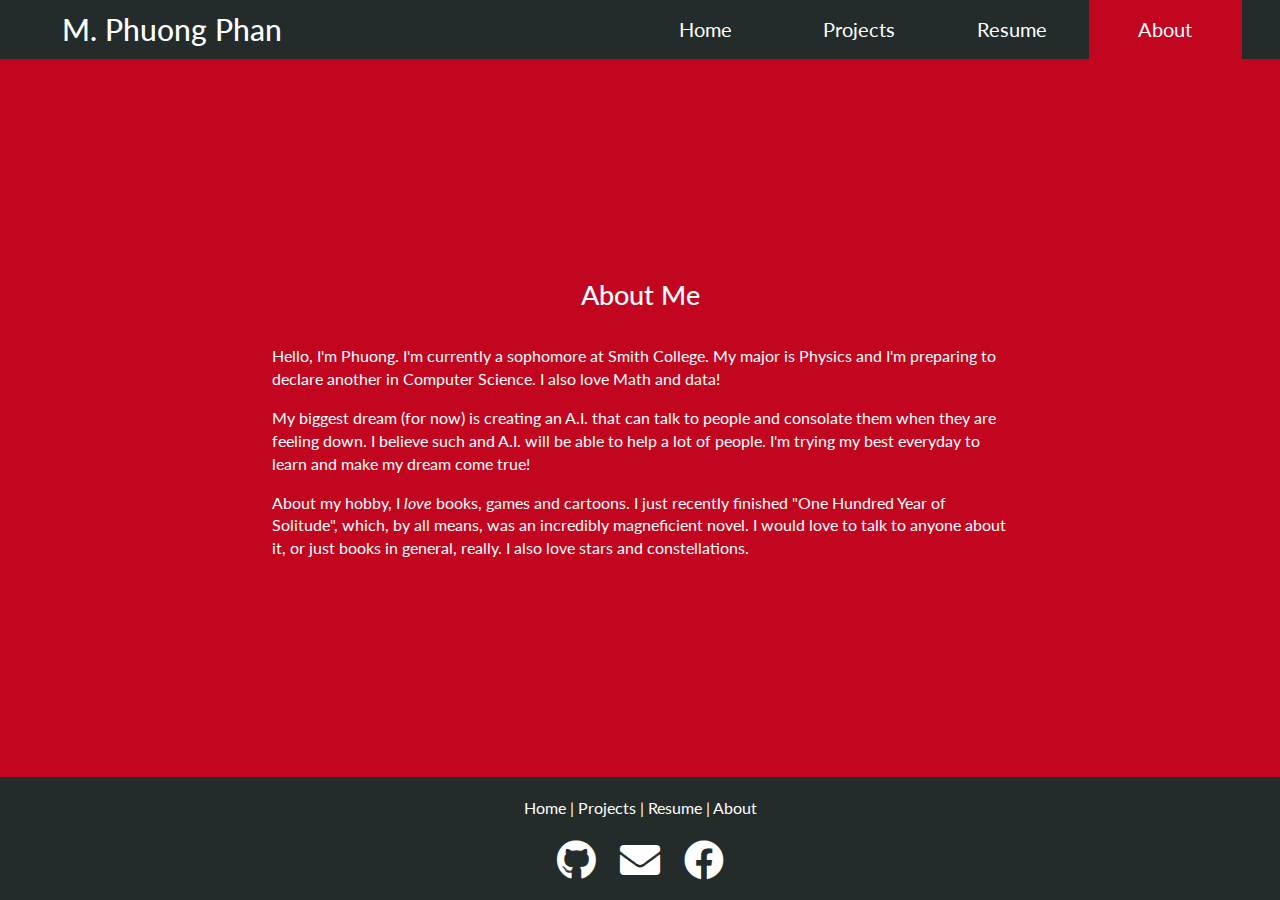
<file: about.html>
<!DOCTYPE html>
<html lang="en">

<head>
  <meta charset="UTF-8">
  <meta content="width=device-width, initial-scale=1" name="viewport">
  <title>M. Phuong Phan Homepage</title>
  <link rel="stylesheet" href="https://maxcdn.bootstrapcdn.com/bootstrap/3.3.7/css/bootstrap.min.css">
  <link rel="stylesheet" href="https://use.fontawesome.com/releases/v5.7.0/css/all.css">
  <link rel="stylesheet" href="./style.css">
</head>

<body>
  <div class="container-fluid full-page">
    <header>
      <h1>M. Phuong Phan</h1>
      <nav>
        <ul>
          <li><a href="./index.html" class="jump">Home</a></li>
          <li><a href="./projects.html" class="jump">Projects</a></li>
          <li><a href="./resume.html" class="jump">Resume</a></li>
          <li class="active"><a href="./about.html" class="jump">About</a></li>
        </ul>
      </nav>
    </header>
    <main id="about-content" class="content-wrapper text-main">
      <div>
        <h2 class="text-center">About Me</h2>
        <div>
          <p>Hello, I'm Phuong. I'm currently a sophomore at Smith College. My major is Physics and I'm preparing to
            declare another in Computer Science. I also love Math and data!</p>
          <p>My biggest dream (for now) is creating an A.I. that can talk to people and consolate them when they are
            feeling down. I believe such and A.I. will be able to help a lot of people. I'm trying my best everyday to
            learn and make my dream come true!</p>
          <p>About my hobby, I <em>love</em> books, games and cartoons. I just recently finished "One Hundred Year of
            Solitude", which, by all means, was an incredibly magneficient novel. I would love to talk to anyone about
            it,
            or just books in general, really. I also love stars and constellations.</p>
        </div>
      </div>
    </main>
    <footer id="contact">
      <p class="text-center"><a href="./index.html">Home</a> | <a href="./projects.html">Projects</a> | <a
          href="./resume.html">Resume</a> | <a href="./about.html">About</a></p>
      <div class="text-center">
        <a href="https://github.com/pmphan" aria-label="Go to my GitHub" target="_blank" rel="noopener"><span
            class="fab fa-github icon jump"></span></a>
        <a href="mailto:mtphan@smith.edu" aria-label="Email me" target="_blank" rel="noopener"><span
            class="fa fa-envelope icon jump"></span></a>
        <a href="https://facebook.com/al.phuong" aria-label="Go to my Facebook" target="_blank" rel="noopener"><span
            class="fab fa-facebook icon jump"></span></a>
      </div>
    </footer>
  </div>
</body>

</html>
</file>
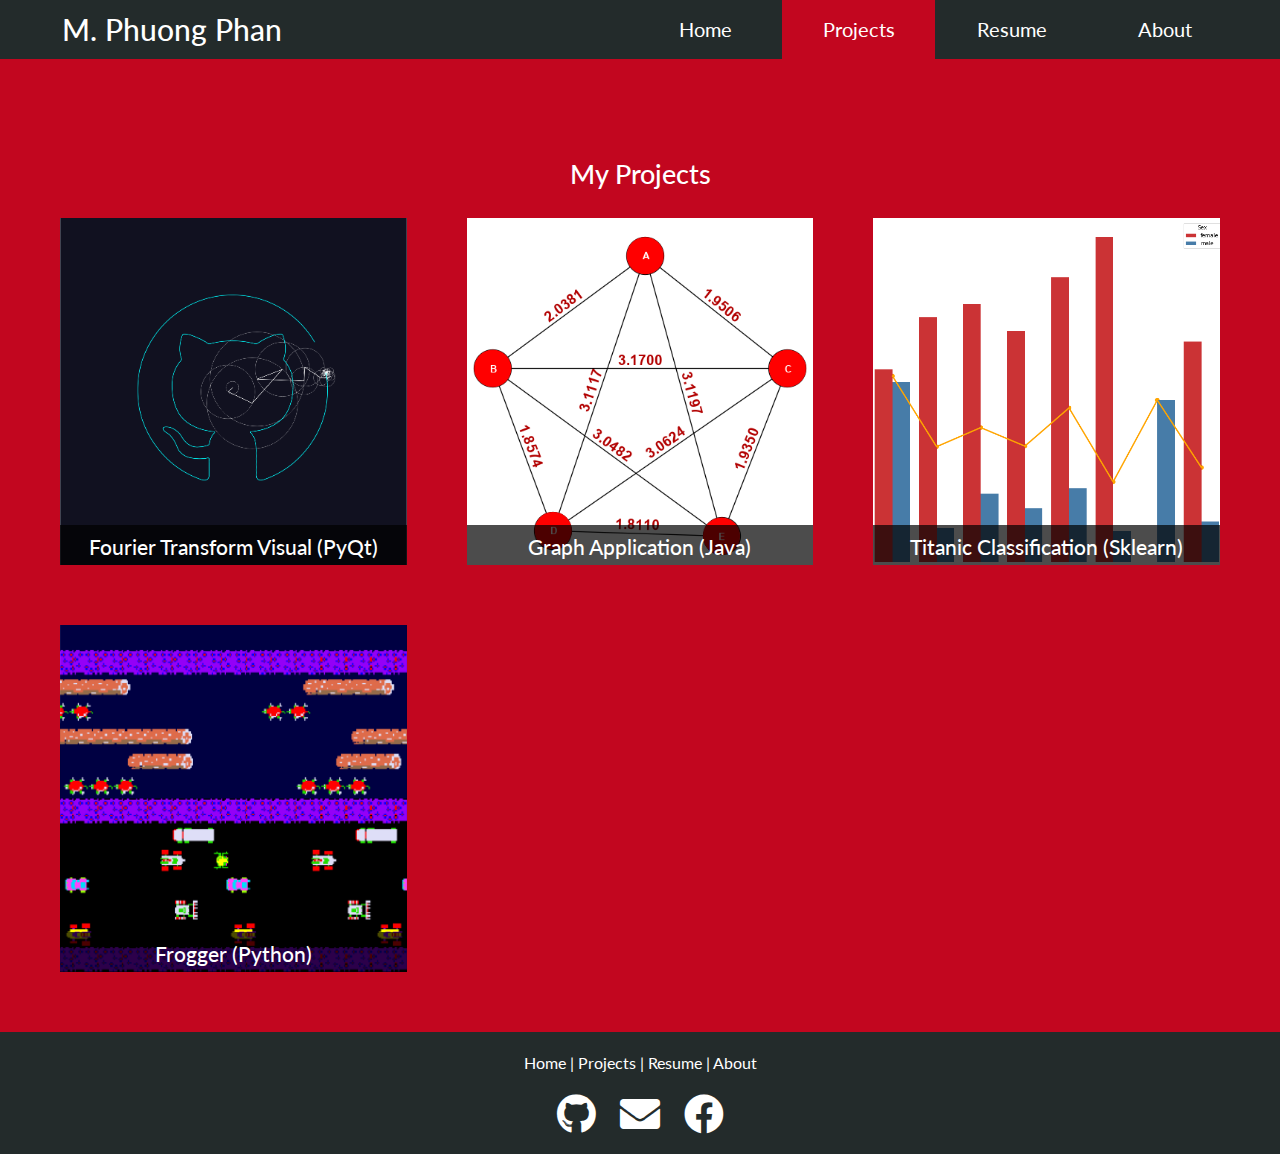
<file: projects.html>
<!DOCTYPE html>
<html lang="en">

<head>
  <meta charset="UTF-8">
  <meta content="width=device-width, initial-scale=1" name="viewport">
  <title>M. Phuong Phan Homepage</title>
  <link rel="stylesheet" href="https://maxcdn.bootstrapcdn.com/bootstrap/3.3.7/css/bootstrap.min.css">
  <link rel="stylesheet" href="https://use.fontawesome.com/releases/v5.7.0/css/all.css">
  <link rel="stylesheet" href="./style.css">
</head>

<body>
  <div class="container-fluid full-page">
    <header>
      <h1>M. Phuong Phan</h1>
      <nav>
        <ul>
          <li><a href="./index.html" class="jump">Home</a></li>
          <li class="active"><a href="./projects.html" class="jump">Projects</a></li>
          <li><a href="./resume.html" class="jump">Resume</a></li>
          <li><a href="./about.html" class="jump">About</a></li>
        </ul>
      </nav>
    </header>
    <!-- As of now the projects only look good if its name only consists of one line and project description isn't too long-->
    <main id="projects-content" class="content-wrapper">
      <h2 class="text-center">My Projects</h2>
      <section id="project-grid">
        <a class="project-tile text-center" href="./projects/fourier-transform/fourier.html">
          <img class="project-img" src="./projects/fourier-transform/thumbnail.png" alt="Fourier thumbnail">
          <div class="project-text">
            <h3>Fourier Transform Visual (PyQt)</h3>
            <p class="project-desc">This is my personal project done in PyQt. It uses one set of epicycles to visualize
              Discrete Fourier Transform on any function.</p>
          </div>
        </a>
        <a class="project-tile text-center" href="./projects/graph-gui/graph.html">
          <img class="project-img" src="./projects/graph-gui/thumbnail.png" alt="Graph thumbnail">
          <div class="project-text">
            <h3>Graph Application (Java)</h3>
            <p class="project-desc">Final Project for my Data Structure class. This is an implementataion of the graph
              data structure, which is then used to create an application let users build graph interactively.</p>
          </div>
        </a>
        <a class="project-tile text-center" href="./projects/titanic-classification/titanic.html">
          <img class="project-img" src="./projects/titanic-classification/thumbnail.png" alt="Titanic thumbnail">
          <div class="project-text">
            <h3>Titanic Classification (Sklearn)</h3>
            <p class="project-desc">My first real attempt at a simple project in Machine Learning. The dataset is taken
              from Kaggle.</p>
          </div>
        </a>
        <a class="project-tile text-center" href="./projects/frogger/frogger.html">
          <img class="project-img" src="./projects/frogger/thumbnail.png" alt="Frogger thumbnail">
          <div class="project-text">
            <h3>Frogger (Python)</h3>
            <p class="project-desc">This is my Final Project for Intro to ComSci class. It is a simple recreation of the
              classic game Frogger using Zelle's graphics.py library.</p>
          </div>
        </a>
      </section>
    </main>
    <footer id="contact">
      <p class="text-center"><a href="./index.html">Home</a> | <a href="./projects.html">Projects</a> | <a
          href="./resume.html">Resume</a> | <a href="./about.html">About</a></p>
      <div class="text-center">
        <a href="https://github.com/pmphan" aria-label="Go to my GitHub" target="_blank" rel="noopener"><span
            class="fab fa-github icon jump"></span></a>
        <a href="mailto:mtphan@smith.edu" aria-label="Email me" target="_blank" rel="noopener"><span
            class="fa fa-envelope icon jump"></span></a>
        <a href="https://facebook.com/al.phuong" aria-label="Go to my Facebook" target="_blank" rel="noopener"><span
            class="fab fa-facebook icon jump"></span></a>
      </div>
    </footer>
  </div>
</body>

</html>
</file>
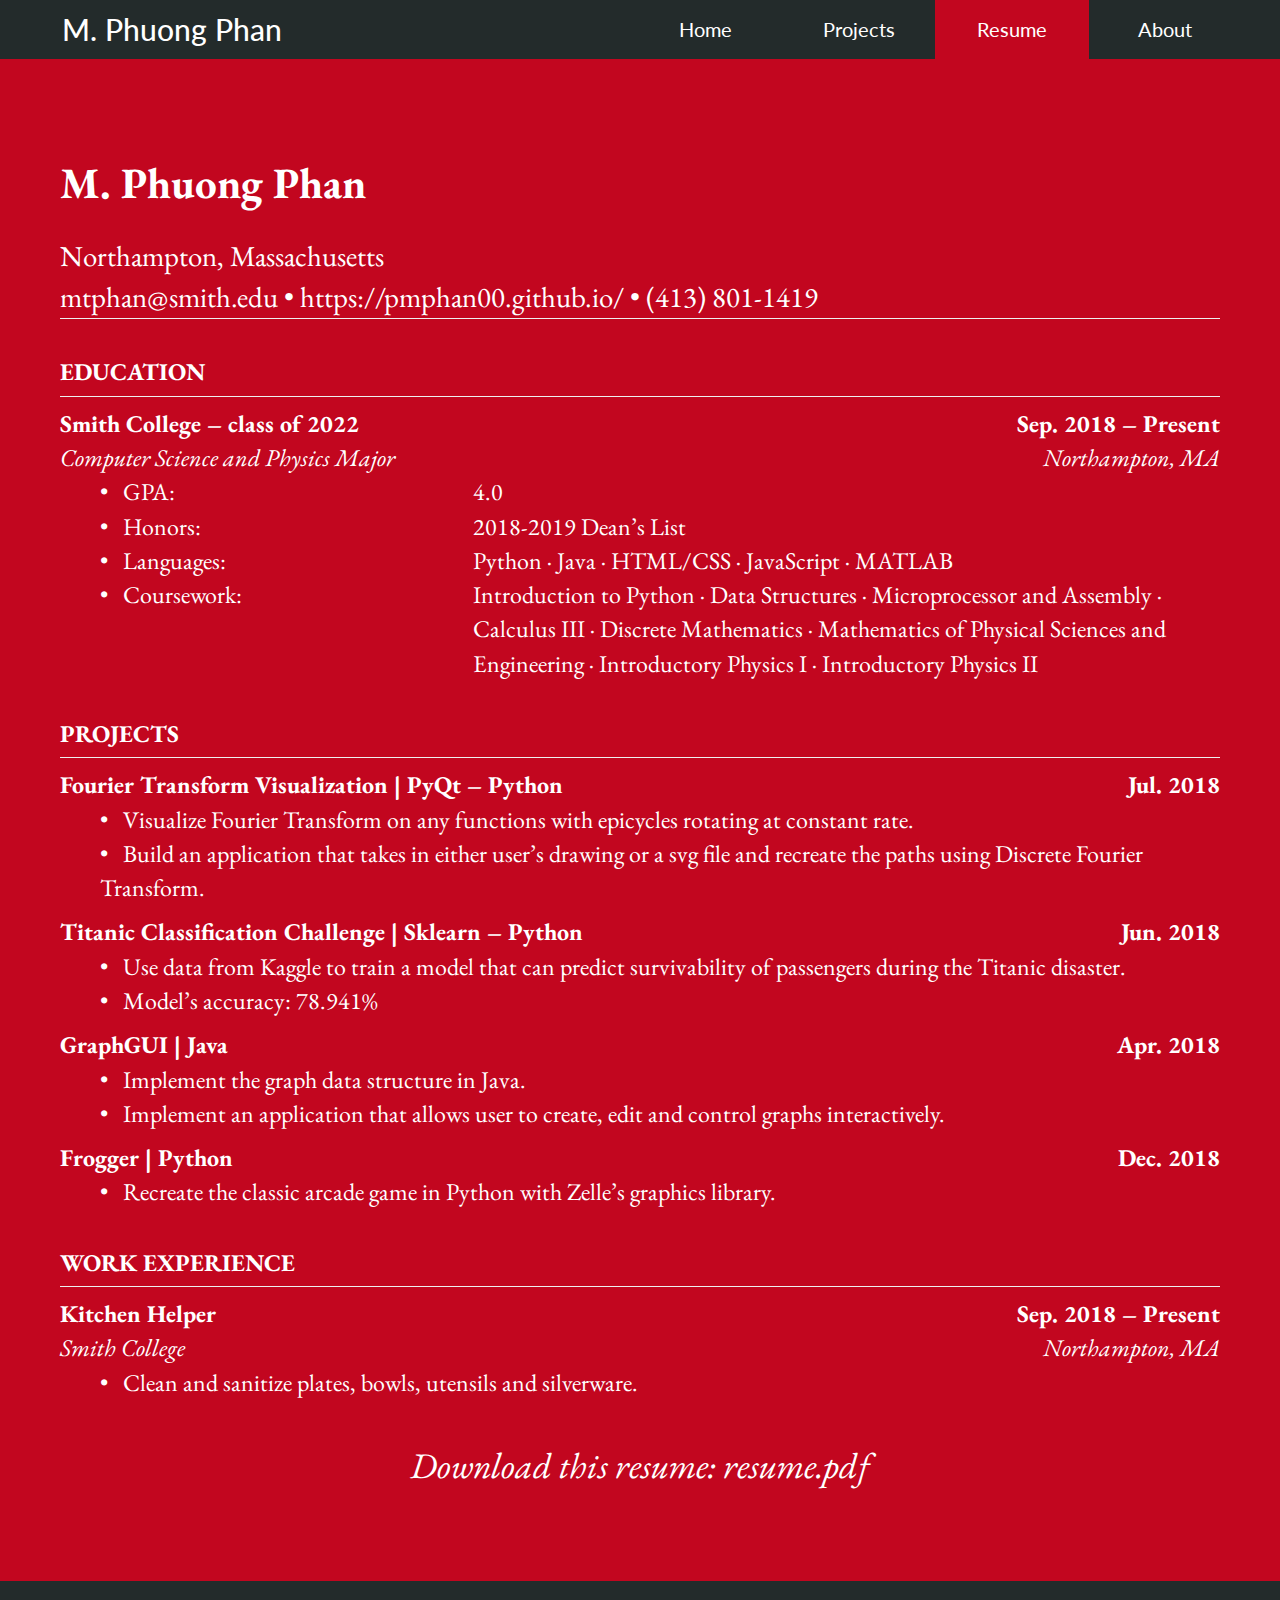
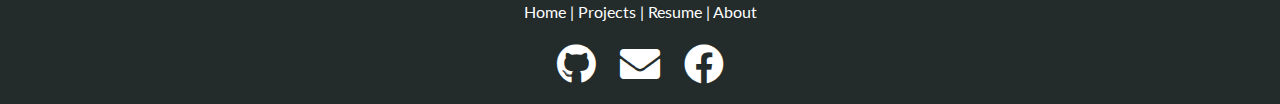
<file: resume.html>
<!DOCTYPE html>
<html lang="en">

<head>
  <meta charset="UTF-8">
  <meta content="width=device-width, initial-scale=1" name="viewport">
  <title>M. Phuong Phan Homepage</title>
  <link rel="stylesheet" href="https://maxcdn.bootstrapcdn.com/bootstrap/3.3.7/css/bootstrap.min.css">
  <link rel="stylesheet" href="https://use.fontawesome.com/releases/v5.7.0/css/all.css">
  <link rel="stylesheet" href="./style.css">
</head>

<body>
  <div class="container-fluid full-page">
    <header>
      <h1>M. Phuong Phan</h1>
      <nav>
        <ul>
          <li><a href="./index.html" class="jump">Home</a></li>
          <li><a href="./projects.html" class="jump">Projects</a></li>
          <li class="active"><a href="./resume.html" class="jump">Resume</a></li>
          <li><a href="./about.html" class="jump">About</a></li>
        </ul>
      </nav>
    </header>
    <main id="resume-content" class="content-wrapper text-main">
      <div id="resume">
        <section id="resume-header">
          <h2 id="resume-name">M. Phuong Phan</h2>
          <p id="resume-subtitle">Northampton, Massachusetts<br>mtphan@smith.edu &#8226; https://pmphan00.github.io/
            &#8226; (413) 801-1419</p>
          <hr>
        </section>
        <section class="resume-tile">
          <h3 class="resume-heading">Education</h3>
          <hr>
          <div class="flex-between item-title">
            <p>Smith College &ndash; class of 2022</p>
            <p>Sep. 2018 &ndash; Present</p>
          </div>
          <div class="flex-between item-subtitle">
            <p>Computer Science and Physics Major</p>
            <p>Northampton, MA</p>
          </div>
          <ul>
            <li class="row">
              <p class="col-xs-3 bullet">GPA:</p>
              <p class="col-xs-1"></p>
              <p class="col-xs-8">4.0</p>
            </li>
            <li class="row">
              <p class="col-xs-3 bullet">Honors:</p>
              <p class="col-xs-1"></p>
              <p class="col-xs-8">2018-2019 Dean’s List</p>
            </li>
            <li class="row">
              <p class="col-xs-3 bullet">Languages:</p>
              <p class="col-xs-1"></p>
              <p class="col-xs-8">Python &#183; Java &#183; HTML/CSS &#183; JavaScript &#183; MATLAB</p>
            </li>
            <li class="row">
              <p class="col-xs-3 bullet">Coursework:</p>
              <p class="col-xs-1"></p>
              <p class="col-xs-8">Introduction to Python &#183; Data Structures &#183; Microprocessor and
                Assembly &#183; Calculus III &#183; Discrete Mathematics &#183; Mathematics of Physical Sciences and Engineering
                &#183; Introductory Physics I &#183; Introductory Physics II</p>
            </li>
          </ul>
        </section>
        <section class="resume-tile">
          <h3 class="resume-heading">Projects</h3>
          <hr>
          <div>
            <div class="flex-between item-title">
              <p>Fourier Transform Visualization | PyQt – Python</p>
              <p>Jul. 2018</p>
            </div>
            <ul>
              <li class="bullet">Visualize Fourier Transform on any functions with epicycles rotating at constant rate.</li>
              <li class="bullet">Build an application that takes in either user’s drawing or a svg file and recreate the paths using
                Discrete Fourier Transform.</li>
            </ul>
            <div>
              <div>
                <div class="flex-between item-title">
                  <p>Titanic Classification Challenge | Sklearn – Python</p>
                  <p>Jun. 2018</p>
                </div>
                <ul>
                  <li class="bullet">Use data from Kaggle to train a model that can predict survivability of passengers during the
                    Titanic disaster.</li>
                  <li class="bullet">Model’s accuracy: 78.941%</li>
                </ul>
              </div>
              <div>
                <div class="flex-between item-title">
                  <p>GraphGUI | Java</p>
                  <p>Apr. 2018</p>
                </div>
                <ul>
                  <li class="bullet">Implement the graph data structure in Java.</li>
                  <li class="bullet">Implement an application that allows user to create, edit and control graphs interactively.</li>
                </ul>
              </div>
              <div>
                <div class="flex-between item-title">
                  <p>Frogger | Python</p>
                  <p>Dec. 2018</p>
                </div>
                <ul>
                  <li class="bullet">Recreate the classic arcade game in Python with Zelle’s graphics library.</li>
                </ul>
              </div>
        </section>
        <section class="resume-tile">
          <h3 class="resume-heading">Work Experience</h3>
          <hr>
          <div class="flex-between item-title">
            <p>Kitchen Helper</p>
            <p>Sep. 2018 &ndash; Present</p>
          </div>
          <div class="flex-between item-subtitle">
            <p>Smith College</p>
            <p>Northampton, MA</p>
          </div>
          <ul>
            <li class="bullet">Clean and sanitize plates, bowls, utensils and silverware.</li>
          </ul>
        </section>
        <p id="download-resume" class="text-center">Download this resume: <a
          href="./Aug2019.pdf" target="_blank" rel="noopener" download="resume.html">resume.pdf</a></p>
      </div>
      <!--
      <object class="pdf" data="https://www.cpd.org.au/wp-content/uploads/2014/11/placeholder.pdf"
        type="application/pdf">
        <embed class="pdf" src="https://www.cpd.org.au/wp-content/uploads/2014/11/placeholder.pdf#view=FitH">
        <p>Download: <a href="https://www.cpd.org.au/wp-content/uploads/2014/11/placeholder.pdf" target="_blank"
            rel="noopener">resume.pdf</a>.</p>
        </embed>
      </object>
      -->
    </main>
    <footer id="contact">
      <p class="text-center"><a href="./index.html">Home</a> | <a href="./projects.html">Projects</a> | <a
          href="./resume.html">Resume</a> | <a href="./about.html">About</a></p>
      <div class="text-center">
        <a href="https://github.com/pmphan" aria-label="Go to my GitHub" target="_blank" rel="noopener"><span
            class="fab fa-github icon jump"></span></a>
        <a href="mailto:mtphan@smith.edu" aria-label="Email me" target="_blank" rel="noopener"><span
            class="fa fa-envelope icon jump"></span></a>
        <a href="https://facebook.com/al.phuong" aria-label="Go to my Facebook" target="_blank" rel="noopener"><span
            class="fab fa-facebook icon jump"></span></a>
      </div>
    </footer>
  </div>
</body>

</html>
</file>
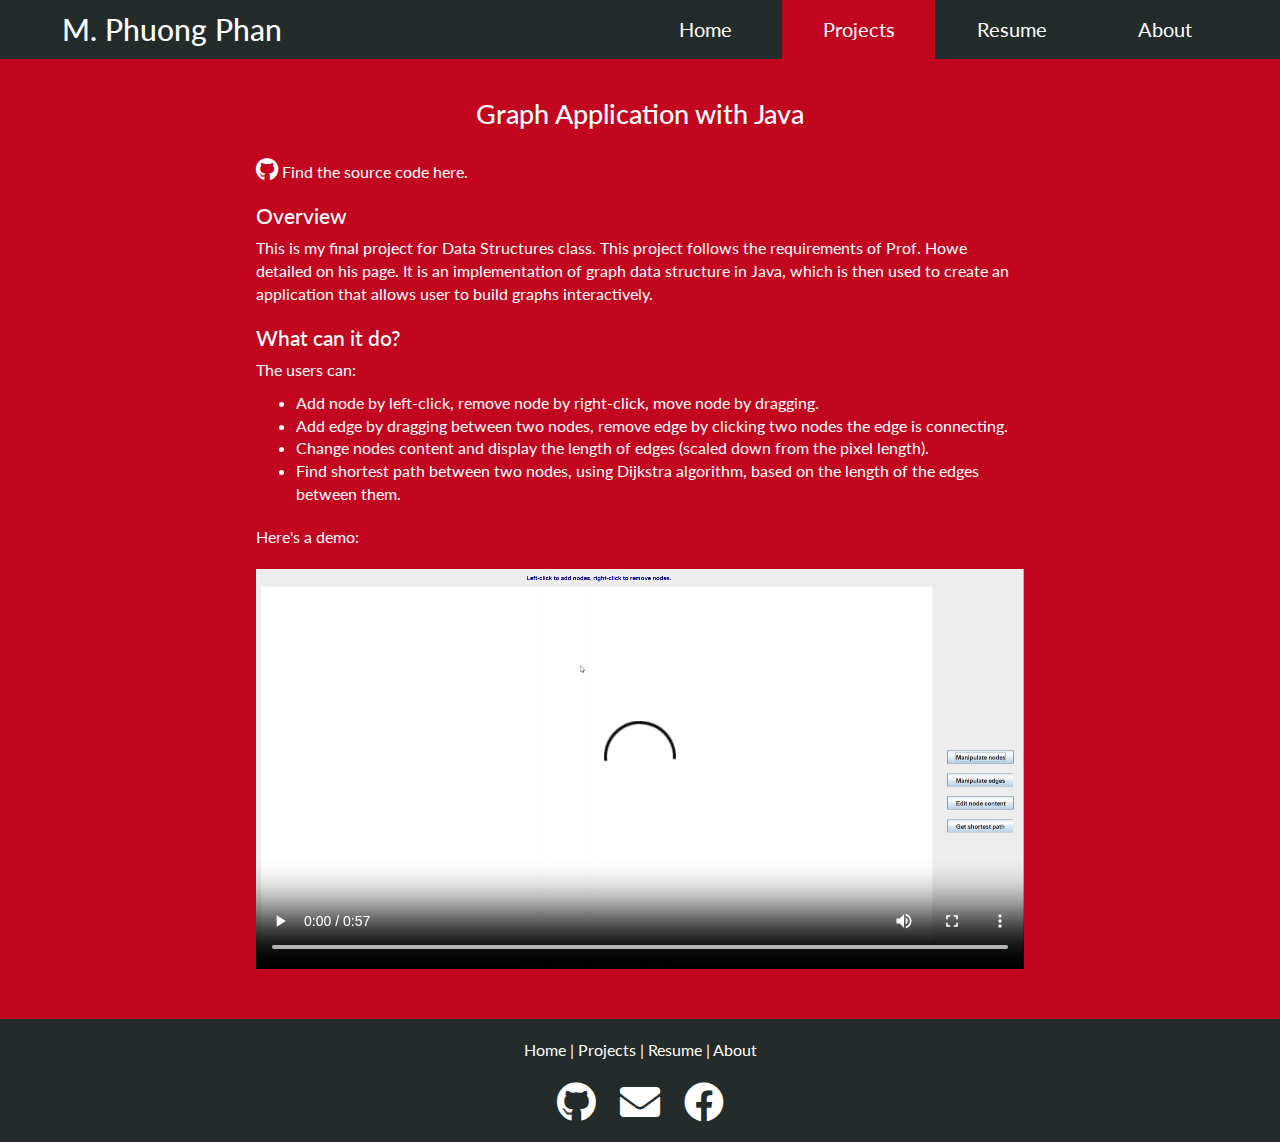
<file: projects/graph-gui/graph.html>
<!DOCTYPE html>
<html lang="en">

<head>
    <meta charset="UTF-8">
    <meta content="width=device-width, initial-scale=1" name="viewport">
    <title>M. Phuong Phan Homepage</title>
    <link rel="stylesheet" href="https://maxcdn.bootstrapcdn.com/bootstrap/3.3.7/css/bootstrap.min.css">
    <link rel="stylesheet" href="https://use.fontawesome.com/releases/v5.7.0/css/all.css">
    <link rel="stylesheet" href="https://cdnjs.cloudflare.com/ajax/libs/animate.css/3.5.2/animate.min.css">
    <link rel="stylesheet" href="../../style.css">
</head>

<body>
    <div class="container-fluid full-page">
        <header>
            <h1>M. Phuong Phan</h1>
            <nav>
                <ul>
                    <li><a href="../../index.html" class="jump">Home</a></li>
                    <li class="active"><a href="../../projects.html" class="jump">Projects</a></li>
                    <li><a href="../../resume.html" class="jump">Resume</a></li>
                    <li><a href="../../about.html" class="jump">About</a></li>
                </ul>
            </nav>
        </header>
        <!-- As of now the projects only look good if its name only consists of one line and project description isn't too long-->
        <main id="frogger-content" class="content-wrapper text-main">
            <h2 class="text-center">Graph Application with Java</h2>
            <p><span style="font-size: 2.3rem;" class="fab fa-github animated bounce"></span>&nbsp;<a
                    href="https://github.com/pmphan/graph-gui" target="_blank" rel="noopener">Find the source code
                    here.</a>
            </p>
            <h3>Overview</h3>
            <p>This is my final project for Data Structures class. This project follows the requirements of Prof. Howe
                detailed on <a href="http://www.cs.smith.edu/~nhowe/teaching/csc212/Assignments/final.php"
                    target="_blank" rel="noopener">his page</a>. It is an implementation of graph data structure in
                Java, which is then used to create an application that allows user to build graphs interactively.</p>
            <h3>What can it do?</h3>
            <p>The users can:
                <ul>
                    <li>Add node by left-click, remove node by right-click, move node by dragging.</li>
                    <li>Add edge by dragging between two nodes, remove edge by clicking two nodes the edge is
                        connecting.</li>
                    <li>Change nodes content and display the length of edges (scaled down from the pixel length).</li>
                    <li>Find shortest path between two nodes, using <a
                            href="https://en.wikipedia.org/wiki/Dijkstra%27s_algorithm" target="_blank"
                            rel="noopener">Dijkstra algorithm</a>, based on the length of the edges between them.</li>
                </ul>
            </p>
            <p>Here's a demo:</p>
            <video class="prj-media" controls>
                <source src="demo.mp4" type="video/mp4">
            </video>
        </main>
        <footer id="contact">
            <p class="text-center"><a href="../../index.html">Home</a> | <a href="../../projects.html">Projects</a> | <a
                    href="../../resume.html">Resume</a> | <a href="../../about.html">About</a></p>
            <div class="text-center">
                <a href="https://github.com/pmphan" aria-label="Go to my GitHub" target="_blank" rel="noopener"><span
                        class="fab fa-github icon jump"></span></a>
                <a href="mailto:mtphan@smith.edu" aria-label="Email me" target="_blank" rel="noopener"><span
                        class="fa fa-envelope icon jump"></span></a>
                <a href="https://facebook.com/al.phuong" aria-label="Go to my Facebook" target="_blank"
                    rel="noopener"><span class="fab fa-facebook icon jump"></span></a>
            </div>
        </footer>
    </div>
</body>

</html>
</file>
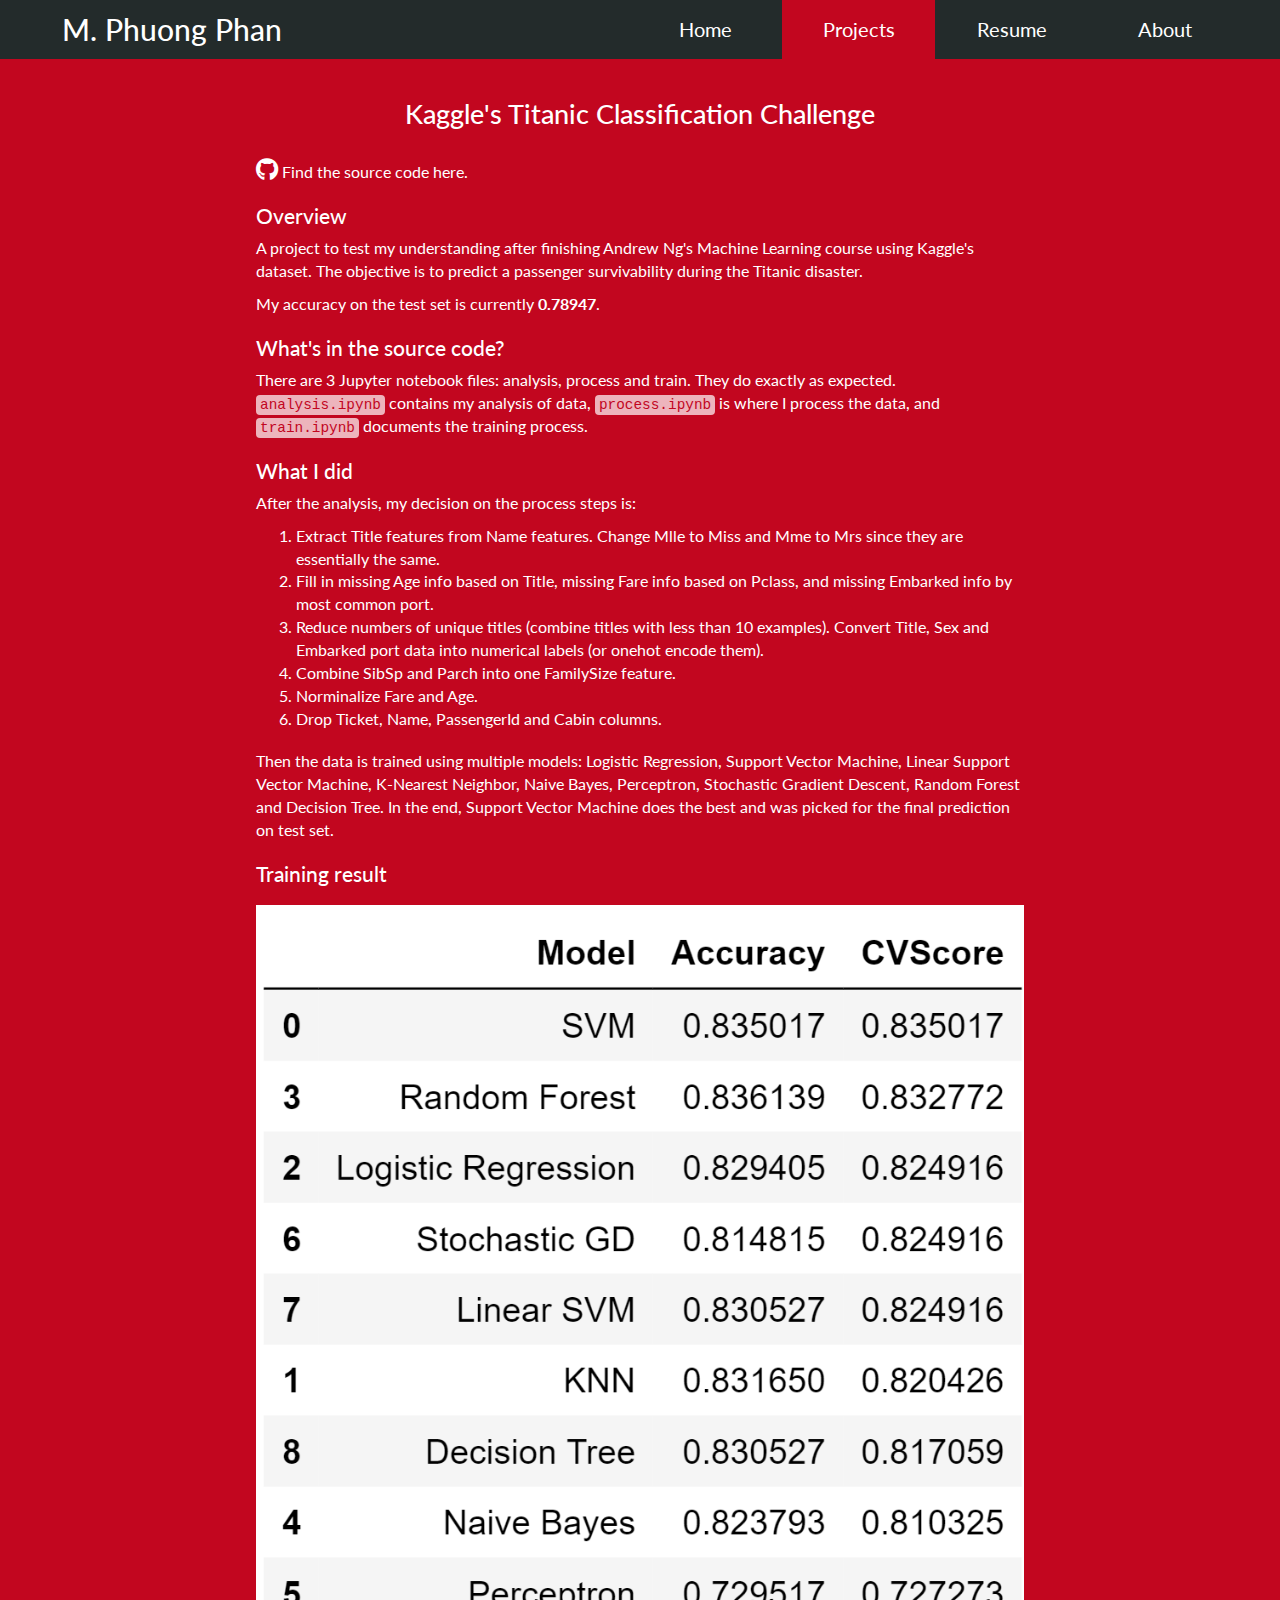
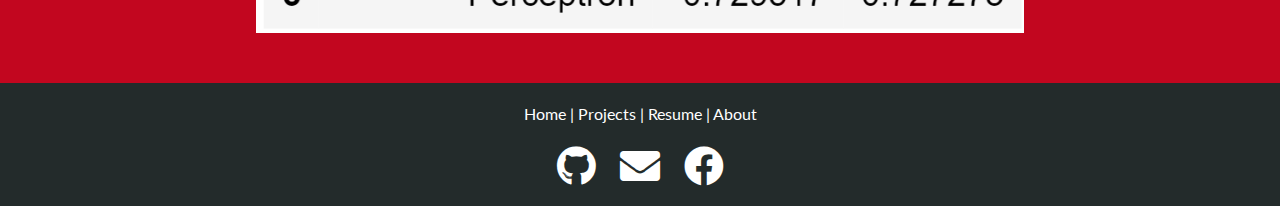
<file: projects/titanic-classification/titanic.html>
<!DOCTYPE html>
<html lang="en">

<head>
    <meta charset="UTF-8">
    <meta content="width=device-width, initial-scale=1" name="viewport">
    <title>M. Phuong Phan Homepage</title>
    <link rel="stylesheet" href="https://maxcdn.bootstrapcdn.com/bootstrap/3.3.7/css/bootstrap.min.css">
    <link rel="stylesheet" href="https://use.fontawesome.com/releases/v5.7.0/css/all.css">
    <link rel="stylesheet" href="https://cdnjs.cloudflare.com/ajax/libs/animate.css/3.5.2/animate.min.css">
    <link rel="stylesheet" href="../../style.css">
</head>

<body>
    <div class="container-fluid full-page">
        <header>
            <h1>M. Phuong Phan</h1>
            <nav>
                <ul>
                    <li><a href="../../index.html" class="jump">Home</a></li>
                    <li class="active"><a href="../../projects.html" class="jump">Projects</a></li>
                    <li><a href="../../resume.html" class="jump">Resume</a></li>
                    <li><a href="../../about.html" class="jump">About</a></li>
                </ul>
            </nav>
        </header>
        <!-- As of now the projects only look good if its name only consists of one line and project description isn't too long-->
        <main id="frogger-content" class="content-wrapper text-main">
            <h2 class="text-center">Kaggle's Titanic Classification Challenge</h2>
            <p><span style="font-size: 2.3rem;" class="fab fa-github animated bounce"></span>&nbsp;<a
                    href="https://github.com/pmphan/titanic-classification" target="_blank" rel="noopener">Find the
                    source code here.</a>
            </p>
            <h3>Overview</h3>
            <p>A project to test my understanding after finishing Andrew Ng's <a
                    href="https://www.coursera.org/learn/machine-learning" target="_blank" rel="noopenner">Machine
                    Learning course</a> using <a href="https://www.kaggle.com/c/titanic" target="_blank"
                    rel="noopenner">Kaggle's dataset</a>. The objective is to predict a passenger survivability during
                the Titanic disaster.</p>
            <p>My accuracy on the test set is currently <b>0.78947</b>.</p>
            <h3>What's in the source code?</h3>
            <p>There are 3 Jupyter notebook files: analysis, process and train. They do exactly as expected.
                <code>analysis.ipynb</code> contains my analysis of data, <code>process.ipynb</code> is where I process
                the data, and <code>train.ipynb</code> documents the training process.</p>
            <h3>What I did</h3>
            <p>After the analysis, my decision on the process steps is:
                <ol>
                    <li>Extract Title features from Name features. Change Mlle to Miss and Mme to Mrs since they are
                        essentially the same.</li>
                    <li>Fill in missing Age info based on Title, missing Fare info based on Pclass, and missing Embarked
                        info by most common port.</li>
                    <li>Reduce numbers of unique titles (combine titles with less than 10 examples). Convert Title, Sex
                        and Embarked port data into numerical labels (or onehot encode them).</li>
                    <li>Combine SibSp and Parch into one FamilySize feature.</li>
                    <li>Norminalize Fare and Age.</li>
                    <li>Drop Ticket, Name, PassengerId and Cabin columns.</li>
                </ol>
            </p>
            <p>Then the data is trained using multiple models: Logistic Regression, Support Vector Machine, Linear
                Support Vector Machine, K-Nearest Neighbor, Naive Bayes, Perceptron, Stochastic Gradient Descent, Random
                Forest and Decision Tree. In the end, Support Vector Machine does the best and was picked for the final
                prediction on test set.</p>
            <h3>Training result</h3>
            <img class="prj-media" src="./result.png" alt="Training result across models">
        </main>
        <footer id="contact">
            <p class="text-center"><a href="../../index.html">Home</a> | <a href="../../projects.html">Projects</a> | <a
                    href="../../resume.html">Resume</a> | <a href="../../about.html">About</a></p>
            <div class="text-center">
                <a href="https://github.com/pmphan" aria-label="Go to my GitHub" target="_blank" rel="noopener"><span
                        class="fab fa-github icon jump"></span></a>
                <a href="mailto:mtphan@smith.edu" aria-label="Email me" target="_blank" rel="noopener"><span
                        class="fa fa-envelope icon jump"></span></a>
                <a href="https://facebook.com/al.phuong" aria-label="Go to my Facebook" target="_blank"
                    rel="noopener"><span class="fab fa-facebook icon jump"></span></a>
            </div>
        </footer>
    </div>
</body>

</html>
</file>
<file: style.css>
@import "https://fonts.googleapis.com/css?family=Lato|EB+Garamond&display=swap";

:root {
  --bg-cl: #232B2B;
  --content-cl: #FFFFFF;
  --scnd-cl: #c2061f;
}

html {
  font-size: 10px;
}

.container-fluid {
  padding: 0;
}

body {
  font-family: "Lato", sans-serif;
  background-color: var(--bg-cl, black);
  color: var(--content-cl, white);
  font-size: 1.6rem;
  box-sizing: border-box;
  height: 100vh;
  margin: 0;
}

h2 {
  font-size: 2.7rem;
  padding: 2rem 0;
}

h3 {
  font-size: 2.1rem;
  padding: 1rem 0;
  margin: 0;
}

code {
  background-color: rgba(255, 255, 255, 0.7);
  color: var(--scnd-cl, white);
}

.prj-media {
  max-width: 100%;
  max-height: 85vh;
  height: auto;
  margin: 10px auto 30px;
}

.full-page {
  display: flex;
  flex-direction: column;
  min-height: 100%;
}

hr {
  margin: 0;
}

/** Navigation bar **/
header {
  flex: 0 1 auto;
  display: flex;
  flex-wrap: wrap;
  font-size: 2rem;
  padding: 0 3%;
}

header h1 {
  font-size: 3rem;
  flex: 2 2;
  padding-left: 2%;
  margin: auto;
  min-width: 300px;
}

nav {
  flex-grow: 1;
}

nav ul {
  padding: 0;
  list-style-type: none;
  display: flex;
  height: 100%;
}

nav li {
  width: 100%;
  padding: 0 10px;
}

nav a {
  display: flex;
  height: 100%;
  align-items: center;
  justify-content: center;
  padding: 10px 0;
}

nav a:hover, nav a:focus {
  text-decoration: none;
}
  
.active {
  background-color: var(--scnd-cl, crimson);
}

a {
  color: var(--content-cl, white);
}

a:hover, a:focus {
  color: var(--content-cl, white);
}

a:visited {
  color: var(--content-cl, white);
}

.jump {
  transition: transform 400ms ease-in-out;
}

.jump:hover {  
  transform: translate(0, 7px);
}

/** Footer **/
.icon {
  font-size: 4rem;
  margin: 10px;
}

footer {
  margin: 20px 0 10px;
  flex: 0 1 auto;
}

/** Main contents **/
main {
  background-color: var(--scnd-cl, crimson);
  min-height: 400px;
  flex: 1 1 auto;
}

.content-wrapper {
  display: flex;
  flex-direction: column;
  justify-content: center;
  padding: 0 20vw 20px;
}

/** Home **/
#home-content {
  display: flex;
  justify-content: space-around;
  align-items: center;
  padding: 30px 0;
}

#portrait {
  min-height: 200px;
}

/** Projects **/
#projects-content {
  padding: 60px;
}

#projects-content #project-grid {
  display: grid;
  grid-template-columns: repeat(auto-fit, minmax(290px, 1fr));
  grid-gap: 6rem;
  width: 100%;
  max-width: 1280px;
  margin: 0 auto;
  overflow: auto;
  list-style: none;
}

#projects-content .project-tile {
  position: relative;
  padding-bottom: 100%;
  overflow: hidden;
  display: flex;
  text-decoration: none;
  background-color: white;
}

#projects-content .project-img {
  position: absolute;
  top: 0; bottom: 0; left: 0; right: 0;
  margin: auto;
  width: 100%;
  height: auto;
  max-width: 5000px;
  transition: opacity 300ms ease-in-out;
  transition: transform 300ms ease-in-out;
}

#projects-content .project-text {
  --top-offset : calc(100% - 4rem);
  position: absolute;
  width: 100%;
  top: var(--top-offset, 90%);
  max-height: calc(100% + 1px);
  background-color: rgba(0, 0, 0, 0.7);
  padding: 0 10px;
  transition: transform 300ms ease-in-out;
}

.no-decoration:hover, . {
  text-decoration: none;
}

#projects-content .project-desc {
  text-align: left;
}

#projects-content .project-git {
  text-align: left;
}

#projects-content .project-tile:hover .project-text,
#projects-content .project-tile:focus .project-text,
#projects-content .project-tile:active .project-text {
  transform: translateY(calc(-1*var(--top-offset, 100%) + 1px));
}

#projects-content .project-tile:hover .project-img,
#projects-content .project-tile:focus .project-img,
#projects-content .project-tile:active .project-img {
  opacity: 0.5;
  transform: scale(1.1);
}

/** Resume **/
#resume-content {
  padding: 0;
  font-size: 1rem;
}

#resume-content #resume {
  font-family: 'EB Garamond', serif;
  font-size: 2.4em;
  padding: 30px;
  margin: 30px;
}

#resume-content p {
  margin: 0; padding: 0;
}

#resume-content #resume-name {
  font-weight: bold;
  font-size: 1.8em;
}

#resume-content #resume-subtitle {
  font-size: 1.2em;
}

#resume-content #download-resume {
  padding: 30px 0;
  font-size: 1.5em;
  font-style: italic;
}

#resume-content .flex-between {
  display: flex;
  flex-direction: row;
  justify-content: space-between;
}

#resume-content .item-title {
  font-weight: bold;
  margin-top: 10px;
}

#resume-content .item-subtitle {
  font-style: italic;
}

#resume-content .resume-heading {
  font-weight: bold;
  text-transform: uppercase;
  font-size: 1em;
  margin-top: 30px;
}

#resume-content li {
  list-style: none;
  padding: 0;
  margin: 0;
}

#resume-content .bullet:before {
  content: "\2022 \a0 \a0 \a0";
}

/** About **/
#about-content p {
  margin: 1em;
}

@media (max-width: 700px) {
  #projects-content {
    padding: 0 20px 6rem;
  }

  #resume-content .flex-between.item-title {
    flex-direction: column;
  }
}

@media (max-width: 600px) {
  #resume-content {
    font-size: 0.6rem;
  }

  #resume-content #resume {
    margin: 0;
    padding: 10px;
  }
}

@media (max-width: 420px) {
  header h1 {
    min-width: 100%;
    padding: 10px 0;
  }
 
  .text-main {
    margin: auto;
    padding: 20px;
  }
}

@media (max-width: 350px) {
  html {
    font-size: 8px;
  }
}

@media (orientation: portrait) {
  #home-content {
    flex-direction: column-reverse;
    justify-content: center;
  }

  #portrait {
    margin-bottom: 60px;
    width: 50%;
    height: auto;
  }
}
</file>
